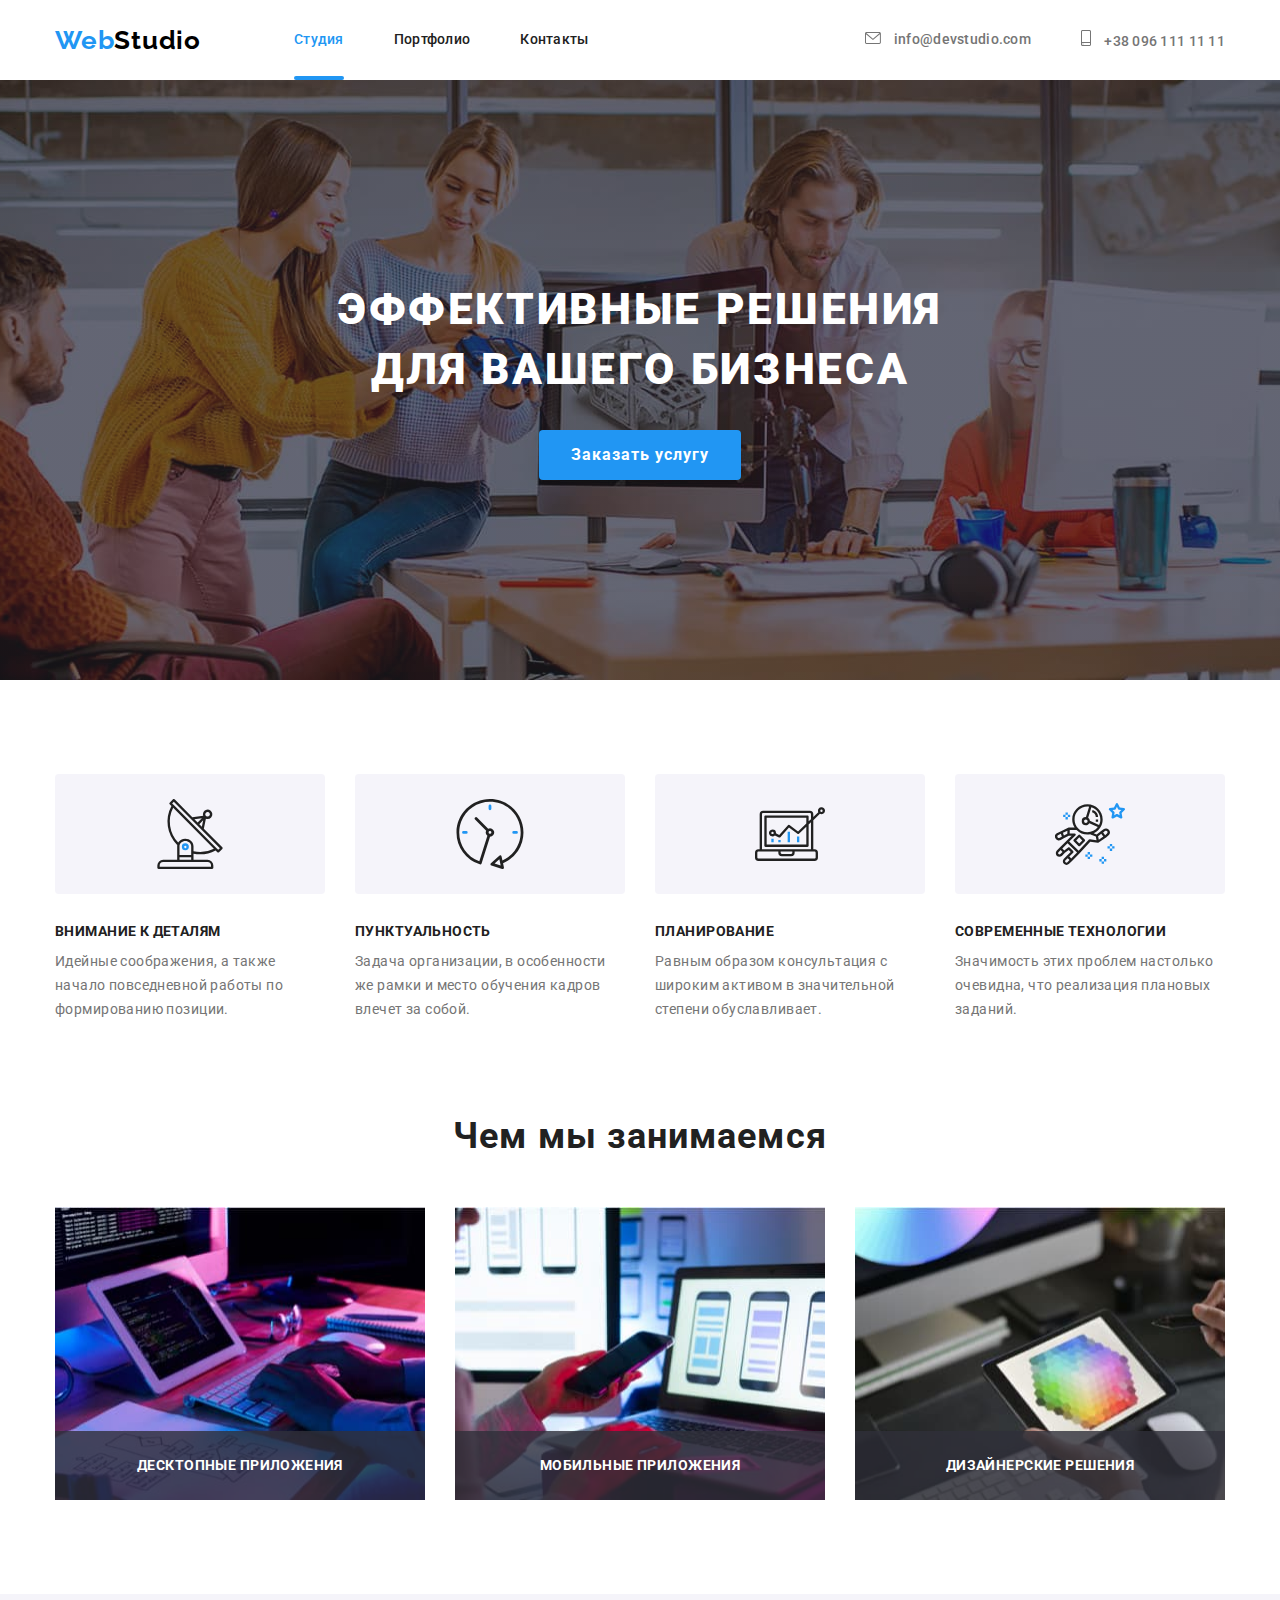
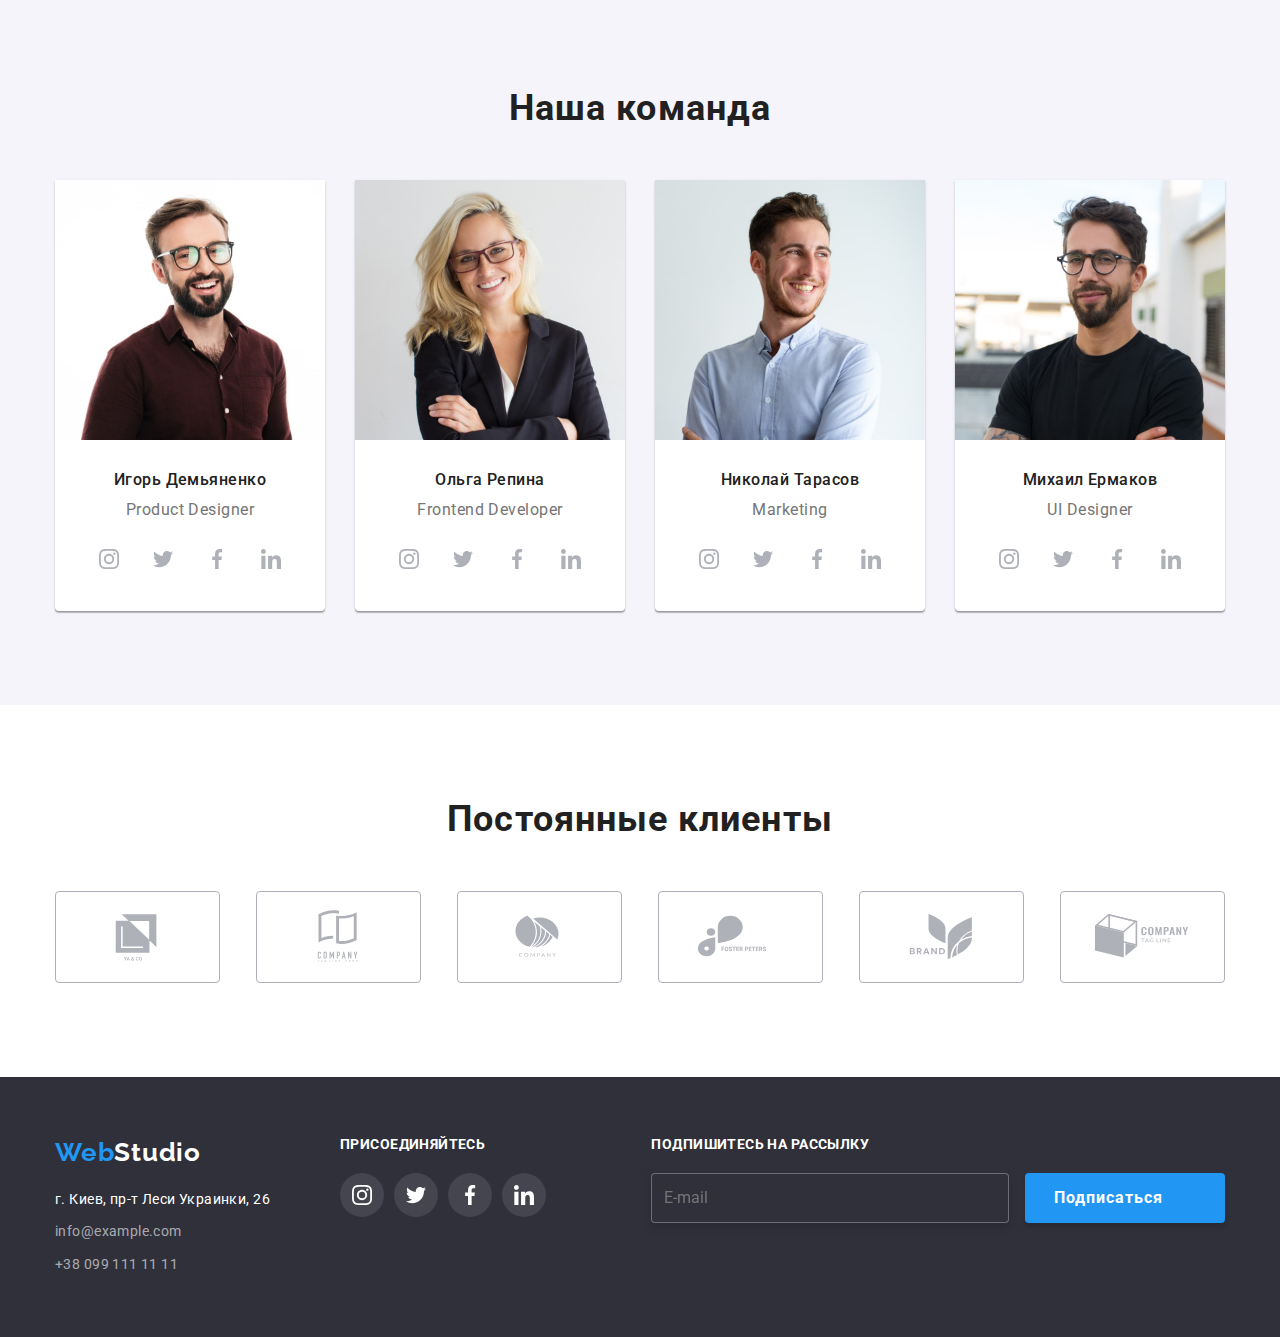
<file: index.html>
<!DOCTYPE html>
<html lang="ru">
<head>
    <meta charset="UTF-8">
    <meta http-equiv="X-UA-Compatible" content="IE=edge">
    <meta name="viewport" content="width=device-width, initial-scale=1.0">
    <title>Главная</title>
    <link rel="preconnect" href="https://fonts.gstatic.com">
    <link href="https://fonts.googleapis.com/css2?family=Raleway:wght@700&family=Roboto:wght@400;500;700;900&display=swap"
        rel="stylesheet">
    <link rel="stylesheet" href="https://cdnjs.cloudflare.com/ajax/libs/modern-normalize/1.0.0/modern-normalize.min.css">
    <link rel="stylesheet" href="css/styles.css">
</head>
<body class="page">

    <!------------------------------HEADER--------------------------------------------->

    <header>
        <div class="container main-header">
           <nav class="main-header">
               <a href="index.html" class="logo-header">
                   <span class="web">Web</span>Studio
               </a>

                <ul class="site-nav">
                        <li class="site-nav__item">
                            <a href="index.html" class="site-nav__links">Студия</a></li>
                   <li class="site-nav__item"><a href="portfolio.html" class="site-nav__link">Портфолио</a></li>
                   <li class="site-nav__item"><a href="" class="site-nav__link">Контакты</a></li>
                </ul>
            </nav>
           <ul class="site-contact">
               <li class="site-contact__item">
                   <a href="info@devstudio.com" class="site-contact__link"> 
                       <svg class="site-contact__icon" width="16" height="12">
                           <use href='./imges/sprite.svg#icon-envelope'></use>
                        </svg>
                        info@devstudio.com</a>
                </li>
               <li class="site-contact__item">
                    <a href="+380961111111" class="site-contact__link">
                    <svg class="site-contact__icon" width="10" height="16">
                        <use href='./imges/sprite.svg#icon-smartphone'></use>
                    </svg>
                    +38 096 111 11 11</a>
                </li>
           </ul>
        </div>
    </header>

    <!-- Герой -->

<main>

    <section class="hero">
        <h1 class="hero-title">Эффективные решения <br/>для вашего бизнеса</h1>
        <button type="button" data-modal-open class="hero-button">Заказать услугу</button>
    </section>
    
    <!-- Особенности -->

    <section class="features-section">
        <div class="container">
            <ul class="features-list">
                <li class="features-list__item">
                    <h3 class="features-list__title">Внимание к деталям</h3>
                    <p class="features-list__text">Идейные соображения, а также начало повседневной работы по формированию позиции.</p>
                </li>

                <li class="features-list__item">
                    <h3 class="features-list__title">Пунктуальность</h3>
                    <p class="features-list__text">Задача организации, в особенности же рамки и место обучения кадров влечет за собой.</p>
                </li>

                <li class="features-list__item">
                    <h3 class="features-list__title">Планирование</h3>
                    <p class="features-list__text">Равным образом консультация с широким активом в значительной степени обуславливает.</p>
                </li>

                <li class="features-list__item">
                    <h3 class="features-list__title">Современные технологии</h3>
                    <p class="features-list__text">Значимость этих проблем настолько очевидна, что реализация плановых заданий.</p>
                </li>
            </ul>
        </div>
    </section>

    <!-- Чем мы занимаемся -->

    <section class="doing-section">
        <div class="container">
            <h2 class="doing-section__title">Чем мы занимаемся</h2>
            <ul class="doing-list">
                <li class="doing-list__item">
                    <img src="imges/disain1.jpg" alt="дизайн" width="370" height="293">
                    <p class="doing-list__overlay">Десктопные приложения</p>
                </li>
                <li class="doing-list__item">
                    <img src="imges/disain2.jpg" alt="дизайн" width="370" height="293">
                    <p class="doing-list__overlay">Мобильные приложения</p>
                </li>
                <li class="doing-list__item">
                    <img src="imges/disain3.jpg" alt="дизайн" width="370" height="293">
                    <p class="doing-list__overlay">Дизайнерские решения</p>
                </li>
            </ul>
        </div>
    </section>

    <!-- Наша команда -->

    <section class="ourteam-section">
        <div class="container">
            <h2 class="ourteam-section__title">Наша команда</h2>
            <ul class="ourteam-list">
                <li class="ourteam-list__item">
                    <article class="ourteam-card">
                        <div class="ourteam-thumb">
                            <img src="imges/Igor-Demyanenko.jpg" alt="Игорь Демьяненко" width="270" height="260">
                        </div>
                        <div class="ourteam-card__content">
                            <h3 class="ourteam-list__title">Игорь Демьяненко</h3>
                            <p class="ourteam-list__text" lang="en">Product Designer</p>
                            <ul class="ourteam-social__list">
                                <li class="ourteam-social__item">
                                    <a href="" class="ourteam-social__link">
                                        <svg class="ourteam-social__icon">
                                            <use href="./imges/sprite.svg#icon-instagram"></use>
                                        </svg>
                                    </a>
                                </li>
                                <li class="ourteam-social__item">
                                    <a href="" class="ourteam-social__link">
                                        <svg class="ourteam-social__icon">
                                            <use href="./imges/sprite.svg#icon-twitter"></use>
                                        </svg>
                                    </a>
                                </li>
                                <li class="ourteam-social__item">
                                    <a href="" class="ourteam-social__link">
                                        <svg class="ourteam-social__icon">
                                            <use href="./imges/sprite.svg#icon-facebook"></use>
                                        </svg>
                                    </a>
                                </li>
                                <li class="ourteam-social__item">
                                    <a href="" class="ourteam-social__link">
                                        <svg class="ourteam-social__icon">
                                            <use href="./imges/sprite.svg#icon-linkedin"></use>
                                        </svg>
                                    </a>
                                </li>
                            </ul>
                        </div>
                    </article>
                </li>
                <li class="ourteam-list__item">
                    <article class="ourteam-card">
                        <div class="ourteam-thumb">
                            <img src="imges/Olga-Repina.jpg" alt="Ольга Репина" width="270" height="260">
                        </div>
                        <div class="ourteam-card__content">
                            <h3 class="ourteam-list__title">Ольга Репина</h3>
                            <p class="ourteam-list__text" lang="en">Frontend Developer</p>
                            <ul class="ourteam-social__list">
                                <li class="ourteam-social__item">
                                    <a href="" class="ourteam-social__link">
                                        <svg class="ourteam-social__icon">
                                            <use href="./imges/sprite.svg#icon-instagram"></use>
                                        </svg>
                                    </a>
                                </li>
                                <li class="ourteam-social__item">
                                    <a href="" class="ourteam-social__link">
                                        <svg class="ourteam-social__icon">
                                            <use href="./imges/sprite.svg#icon-twitter"></use>
                                        </svg>
                                    </a>
                                </li>
                                <li class="ourteam-social__item">
                                    <a href="" class="ourteam-social__link">
                                        <svg class="ourteam-social__icon">
                                            <use href="./imges/sprite.svg#icon-facebook"></use>
                                        </svg>
                                    </a>
                                </li>
                                <li class="ourteam-social__item">
                                    <a href="" class="ourteam-social__link">
                                        <svg class="ourteam-social__icon">
                                            <use href="./imges/sprite.svg#icon-linkedin"></use>
                                        </svg>
                                    </a>
                                </li>
                            </ul>
                        </div>
                    </article>
                </li>
                <li class="ourteam-list__item">
                    <article class="ourteam-card">
                        <div class="ourteam-thumb">
                            <img src="imges/Nikolai-Tarasov.jpg" alt="Николай Тарасов" width="270" height="260">
                        </div>
                        <div class="ourteam-card__content">
                            <h3 class="ourteam-list__title">Николай Тарасов</h3>
                            <p class="ourteam-list__text" lang="en">Marketing</p>
                            <ul class="ourteam-social__list">
                                <li class="ourteam-social__item">
                                    <a href="" class="ourteam-social__link">
                                        <svg class="ourteam-social__icon">
                                            <use href="./imges/sprite.svg#icon-instagram"></use>
                                        </svg>
                                    </a>
                                </li>
                                <li class="ourteam-social__item">
                                    <a href="" class="ourteam-social__link">
                                        <svg class="ourteam-social__icon">
                                            <use href="./imges/sprite.svg#icon-twitter"></use>
                                        </svg>
                                    </a>
                                </li>
                                <li class="ourteam-social__item">
                                    <a href="" class="ourteam-social__link">
                                        <svg class="ourteam-social__icon">
                                            <use href="./imges/sprite.svg#icon-facebook"></use>
                                        </svg>
                                    </a>
                                </li>
                                <li class="ourteam-social__item">
                                    <a href="" class="ourteam-social__link">
                                        <svg class="ourteam-social__icon">
                                            <use href="./imges/sprite.svg#icon-linkedin"></use>
                                        </svg>
                                    </a>
                                </li>
                            </ul>
                        </div>
                    </article>
                </li>
                <li class="ourteam-list__item">
                    <article class="ourteam-card">
                        <div class="ourteam-thumb">
                            <img src="imges/Mihail-Ermakov.jpg" alt="Михаил Ермаков" width="270" height="260">
                        </div>
                        <div class="ourteam-card__content">
                            <h3 class="ourteam-list__title">Михаил Ермаков</h3>
                            <p class="ourteam-list__text" lang="en">UI Designer</p>
                            <ul class="ourteam-social__list">
                                <li class="ourteam-social__item">
                                    <a href="" class="ourteam-social__link">
                                        <svg class="ourteam-social__icon">
                                            <use href="./imges/sprite.svg#icon-instagram"></use>
                                        </svg>
                                    </a>
                                </li>
                                <li class="ourteam-social__item">
                                    <a href="" class="ourteam-social__link">
                                        <svg class="ourteam-social__icon">
                                            <use href="./imges/sprite.svg#icon-twitter"></use>
                                        </svg>
                                    </a>
                                </li>
                                <li class="ourteam-social__item">
                                    <a href="" class="ourteam-social__link">
                                        <svg class="ourteam-social__icon">
                                            <use href="./imges/sprite.svg#icon-facebook"></use>
                                        </svg>
                                    </a>
                                </li>
                                <li class="ourteam-social__item">
                                    <a href="" class="ourteam-social__link">
                                        <svg class="ourteam-social__icon">
                                            <use href="./imges/sprite.svg#icon-linkedin"></use>
                                        </svg>
                                    </a>
                                </li>
                            </ul>
                        </div>
                    </article>
                </li>
                            </ul>
                        </div>
                    </article>
                </li>
            </ul>
        </div>
    </section>

<!-- Постоянные клиенты -->

    <section class="clients-section">
        <div class="container">
            <h2 class="clients-section__title">Постоянные клиенты</h2>
            <ul class="clients-list">
                <li class="clients-list__item">
                    <a class="clients-list__link" href="">
                        <svg class="clients-list__icon" width="106" height="60">
                            <use href='./imges/sprite.svg#icon-Logo1'></use>
                        </svg>
                    </a>
                </li>
                <li class="clients-list__item">
                    <a class="clients-list__link" href="">
                        <svg class="clients-list__icon" width="106" height="60">
                            <use href='./imges/sprite.svg#icon-Logo2'></use>
                        </svg>
                    </a>
                </li>
                <li class="clients-list__item">
                    <a class="clients-list__link" href="">
                        <svg class="clients-list__icon" width="106" height="60">
                            <use href='./imges/sprite.svg#icon-Logo3'></use>
                        </svg>
                    </a>
                </li>
                <li class="clients-list__item">
                    <a class="clients-list__link" href="">
                        <svg class="clients-list__icon" width="106" height="60">
                            <use href='./imges/sprite.svg#icon-Logo4'></use>
                        </svg>
                    </a>
                </li>
                <li class="clients-list__item">
                    <a class="clients-list__link" href="">
                        <svg class="clients-list__icon" width="106" height="60">
                            <use href='./imges/sprite.svg#icon-Logo5'></use>
                        </svg>
                    </a>
                </li>
                <li class="clients-list__item">
                    <a class="clients-list__link" href="">
                        <svg class="clients-list__icon" width="106" height="60">
                            <use href='./imges/sprite.svg#icon-Logo6'></use>
                        </svg>
                    </a>
                </li>
            </ul>
        </div>
    </section>
</main>

    <!-- Подвал -->

    <footer class="footer">
        <div class="container footer-container">
            <div>
                <a href="index.html" class="logo-footer">
                    <span class="web">Web</span>Studio
                </a>
                <address class="footer-address">
                        г. Киев, пр-т Леси Украинки, 26
                </address>
                <address class="footer-contact">
                        <a href="info@example.com" class="footer-contact__email">info@example.com</a>
                        <a href="+380991111111" class="footer-contact__tel">+38 099 111 11 11</a>
                </address> 
            </div>
            <div class="footer-social">
                <h2 class="footer-social__title">Присоединяйтесь</h2> 
                 <ul class="footer-social__list">
                    <li class="footer-social__item">
                        <a href="" class="footer-social__link">
                            <svg class="footer-social__icon">
                                <use href="./imges/sprite.svg#icon-instagram"></use>
                            </svg>
                        </a>
                    </li>
                    <li class="footer-social__item">
                        <a href="" class="footer-social__link">
                            <svg class="footer-social__icon">
                                <use href="./imges/sprite.svg#icon-twitter"></use>
                            </svg>
                        </a>
                    </li>
                    <li class="footer-social__item">
                        <a href="" class="footer-social__link">
                            <svg class="footer-social__icon">
                                <use href="./imges/sprite.svg#icon-facebook"></use>
                            </svg>
                        </a>
                    </li>
                    <li class="footer-social__item">
                        <a href="" class="footer-social__link">
                            <svg class="footer-social__icon">
                                <use href="./imges/sprite.svg#icon-linkedin"></use>
                            </svg>
                        </a>
                    </li>
                </ul>
            </div>

<!-- Модальное окно подвал -->

            <div class="footer-modal">
                <form action="#" class="footer-modal-form">
                    <p class="footer-modal-form-head">Подпишитесь на рассылку</p>
                    <input type="text" name="user-name" class="footer-modal-form-input" placeholder="E-mail" required minlength="2">
                    <button type="submit" class="footer-modal-form-btr">Подписаться</button>
                </form>
            </div>
        </div>
        
    </footer>
<!-- Модальное окно -->
    <div class="backdrop is-hidden" data-modal>
        <div class="modal">
            <button type="button" class="modal-close-btn" data-modal-close>
                <svg  class="icon-button">
                    <use href="./imges/sprite.svg#icon-button"></use>
                </svg>
            </button>
            <form action="#" class="modal-form">
                <p class="modal-form-head">Оставьте свои данные, мы вам перезвоним</p>
                <label class="modal-form-field">
                    Имя
                    <span class="modal-form-input-wrapper">
                        <input type="text" name="user-name" class="modal-form-input" placeholder="Имя" required minlength="2">
                        <svg class="modal-form-icon">
                            <use href="./imges/sprite.svg#icon-person-black-modal"></use>
                        </svg>
                    </span>
                </label>
                <label class="modal-form-field">
                    Телефон
                    <span class="modal-form-input-wrapper">
                        <input type="tel" name="user-phone" class="modal-form-input" placeholder="066-666-66-66" pattern="[0-9]{3}-[0-9]{3}-[0-9]{2}-[0-9]{2}" title="066-666-66-66" required> 
                        <svg class="modal-form-icon">
                            <use href="./imges/sprite.svg#icon-phone-black-modal"></use>
                        </svg>
                    </span>
                </label>
                <label class="modal-form-field">
                    Почта
                    <span class="modal-form-input-wrapper">
                        <input type="email" name="user-email" class="modal-form-input" placeholder="Почта" required>
                        <svg class="modal-form-icon">
                            <use href="./imges/sprite.svg#icon-email-black-modal"></use>
                        </svg>
                    </span>
                </label>
                <label class="modal-form-field">
                    Комментарий
                    <textarea name="user-message" class="modal-form-message" placeholder="Введите текст"></textarea>
                </label>
                <input type="checkbox" name="user-policy" class="modal-form-check visually-hidden" id="user-policy" required>
                <label for="user-policy" class="modal-form-checkbox-desc">Соглашаюсь с рассылкой и принимаю <a href="" class="modal-form-checkbox-link">Условия договора</a></label>
                <button type="submit" class="modal-form-btn">Отправить</button>
            </form>
        </div>
    </div>

    <script src="./js/modal.js"></script>

</body>
</html>
</file>
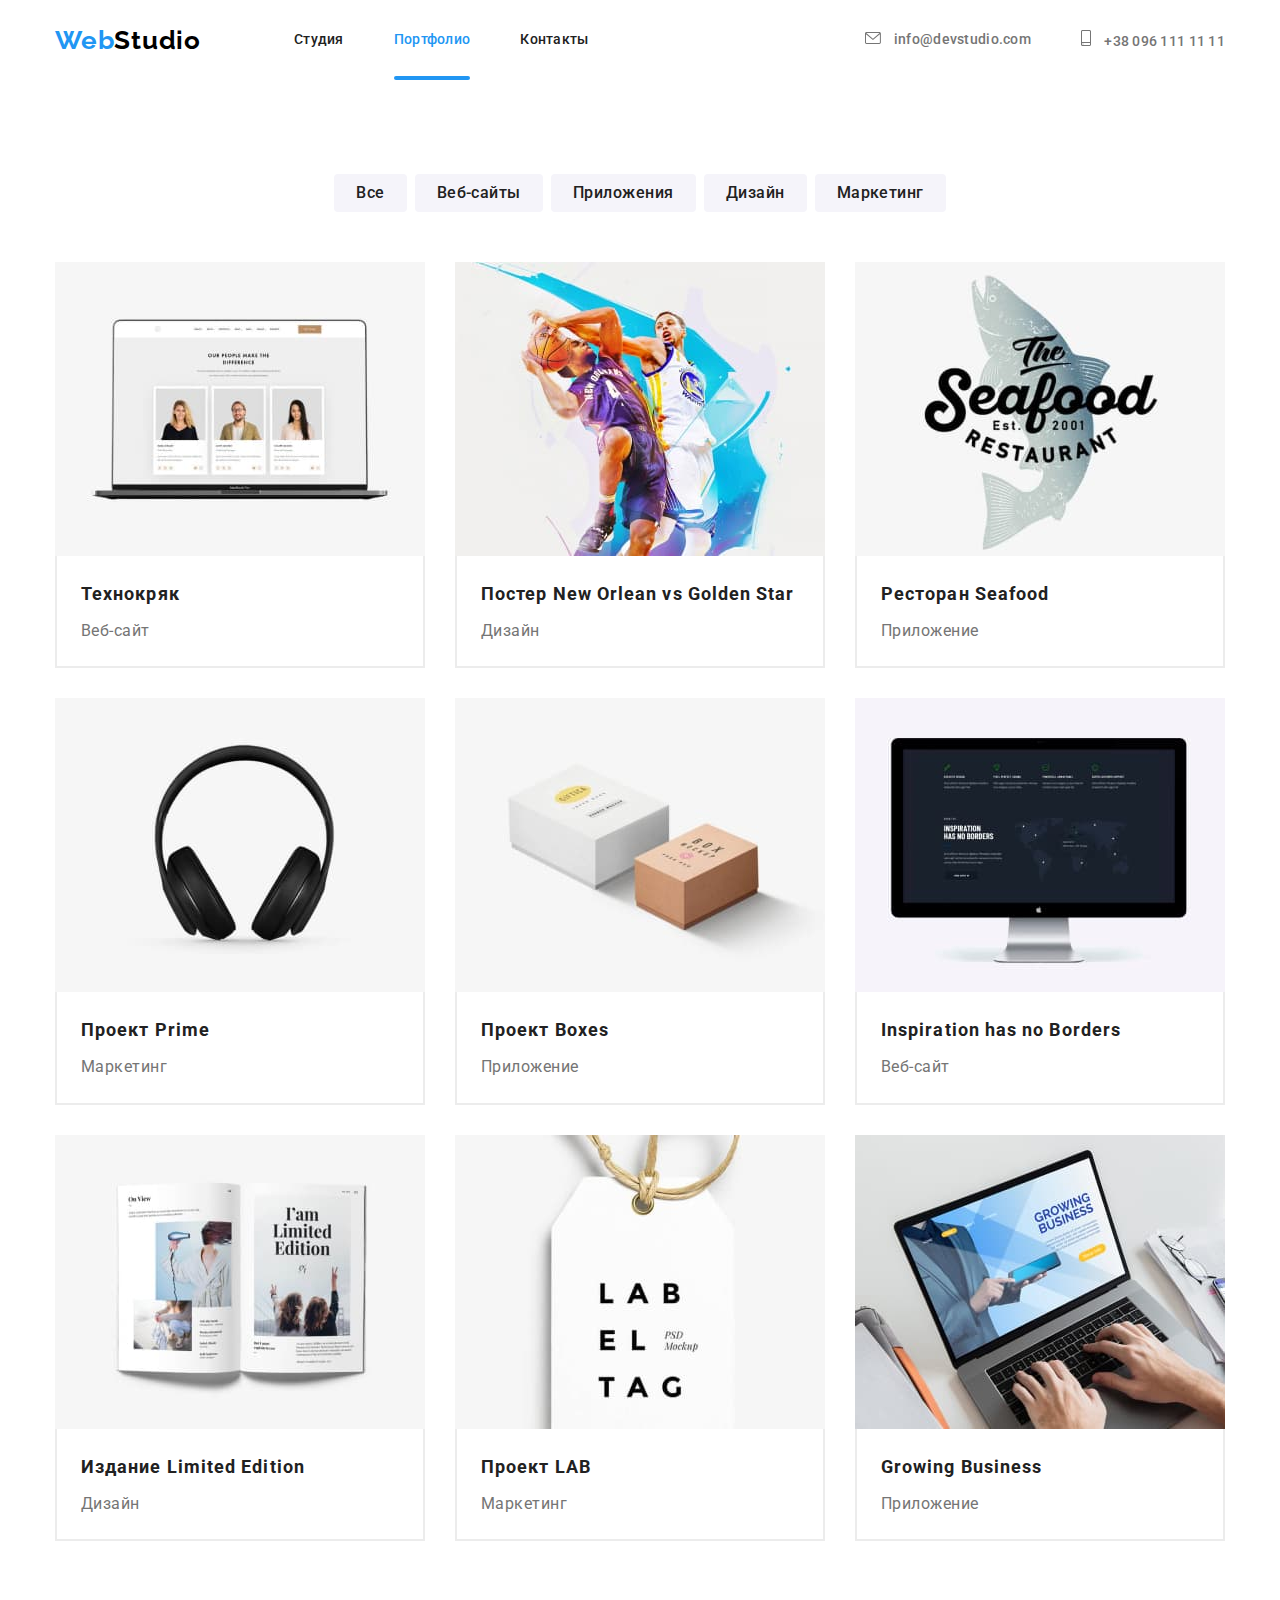
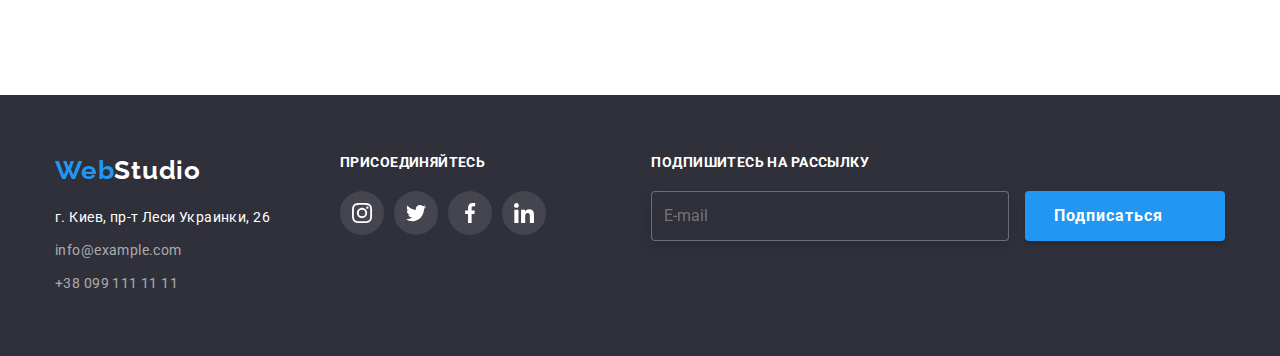
<file: portfolio.html>
<!DOCTYPE html>
<html lang="ru">

<head>
    <meta charset="UTF-8">
    <meta http-equiv="X-UA-Compatible" content="IE=edge">
    <meta name="viewport" content="width=device-width, initial-scale=1.0">
    <title>Портфолио</title>
    <link rel="preconnect" href="https://fonts.gstatic.com">
    <link
        href="https://fonts.googleapis.com/css2?family=Raleway:wght@700&family=Roboto:wght@400;500;700;900&display=swap"
        rel="stylesheet">
    <link rel="stylesheet" href="https://cdnjs.cloudflare.com/ajax/libs/modern-normalize/1.0.0/modern-normalize.min.css">
    <link rel="stylesheet" href="css/styles.css">
</head>

<body class="page">

    <!-- Шапка -->

<header>
    <div class="container main-header">
        <nav class="main-header">
            <a href="index.html" class="logo-header">
                <span class="web">Web</span>Studio
            </a>

            <ul class="site-nav">
                <li class="site-nav__item">
                    <a href="index.html" class="site-nav__link">Студия</a>
                </li>
                <li class="site-nav__item"><a href="portfolio.html" class="site-nav__links">Портфолио</a></li>
                <li class="site-nav__item"><a href="" class="site-nav__link">Контакты</a></li>
            </ul>
        </nav>
        <ul class="site-contact">
            <li class="site-contact__item">
                <a href="info@devstudio.com" class="site-contact__link">
                    <svg class="site-contact__icon" width="16" height="12">
                        <use href='./imges/sprite.svg#icon-envelope'></use>
                    </svg>
                    info@devstudio.com</a>
            </li>
            <li class="site-contact__item">
                <a href="+380961111111" class="site-contact__link">
                    <svg class="site-contact__icon" width="10" height="16">
                        <use href='./imges/sprite.svg#icon-smartphone'></use>
                    </svg>
                    +38 096 111 11 11</a>
            </li>
        </ul>
    </div>
</header>
    
 <main>

    <!-- Фильтры -->

    <section class="portfolio-section">
        <div class="container">
            <ul class="filter-list">
                <li class="filter-list__item"><button type="button" class="filter-list__btn">Все</button></li>
                <li class="filter-list__item"><button type="button" class="filter-list__btn">Веб-сайты</button></li>
                <li class="filter-list__item"><button type="button" class="filter-list__btn">Приложения</button></li>
                <li class="filter-list__item"><button type="button" class="filter-list__btn">Дизайн</button></li>
                <li class="filter-list__item"><button type="button" class="filter-list__btn">Маркетинг</button></li>
            </ul>

            <!-- Проекты -->

        
            <ul class="projects-list">
                <li class="projects-list__item">
                          <article class="card-portfolio">
                              <a class="card-portfolio__link" href="">
                            <div class="portfolio-thumb">
                                <img src="imges/portfolio1.jpg" alt="Веб-сайт" width="370" height="294">
                                <p class="portfolio-overlay">
                                    Технокряк это современная площадка распространения коронавируса. Компании используют эту платформу для цифрового
                                    шпионажа и атак на защищённые сервера конкурентов.
                                </p>
                            </div>
                            <div class="portfolio-content">
                                <h2 class="projects-list__title">Технокряк</h2>
                                <p class="projects-list__text">Веб-сайт</p>
                            </div>
                            </a>
                        </article>
                    
                </li>
                <li class="projects-list__item">
                        <article class="card-portfolio">
                            <a class="card-portfolio__link" href="">
                            <div class="portfolio-thumb">
                                <img src="imges/portfolio2.jpg" alt="Дизайн" width="370" height="294">
                                <p class="portfolio-overlay">
                                    Технокряк это современная площадка распространения коронавируса. Компании используют эту платформу для цифрового
                                    шпионажа и атак на защищённые сервера конкурентов.
                                </p>
                            </div>
                            <div class="portfolio-content">
                                <h2 class="projects-list__title">Постер New Orlean vs Golden Star</h2>
                                <p class="projects-list__text">Дизайн</p>
                            </div>
                            </a>
                        </article>
            
                </li>
                <li class="projects-list__item">
                
                        <article class="card-portfolio">
                            <a class="card-portfolio__link" href="">
                            <div class="portfolio-thumb">
                                <img src="imges/portfolio3.jpg" alt="Приложение" width="370" height="294">
                                <p class="portfolio-overlay">
                                    Технокряк это современная площадка распространения коронавируса. Компании используют эту платформу для цифрового
                                    шпионажа и атак на защищённые сервера конкурентов.
                                </p>
                            </div>
                            <div class="portfolio-content">
                                <h2 class="projects-list__title">Ресторан Seafood</h2>
                                <p class="projects-list__text">Приложение</p>
                            </div>
                            </a>
                        </article>
            
                </li>
                <li class="projects-list__item">
                    
                        <article class="card-portfolio">
                            <a class="card-portfolio__link" href="">
                            <div class="portfolio-thumb">
                                <img src="imges/portfolio4.jpg" alt="Маркетинг" width="370" height="294">
                                <p class="portfolio-overlay">
                                    Технокряк это современная площадка распространения коронавируса. Компании используют эту платформу для цифрового
                                    шпионажа и атак на защищённые сервера конкурентов.
                                </p>
                            </div>
                            <div class="portfolio-content">
                                <h2 class="projects-list__title">Проект Prime</h2>
                                <p class="projects-list__text">Маркетинг</p>
                            </div>
                            </a>
                        </article>
                    
                </li>
                <li class="projects-list__item">
                    
                        <article class="card-portfolio">
                            <a class="card-portfolio__link" href="">
                            <div class="portfolio-thumb">
                                <img src="imges/portfolio5.jpg" alt="Приложение" width="370" height="294">
                                <p class="portfolio-overlay">
                                    Технокряк это современная площадка распространения коронавируса. Компании используют эту платформу для цифрового
                                    шпионажа и атак на защищённые сервера конкурентов.
                                </p>
                            </div>
                            <div class="portfolio-content">
                                <h2 class="projects-list__title">Проект Boxes</h2>
                                <p class="projects-list__text">Приложение</p>
                            </div>
                            </a>
                        </article>
                    
                </li>
                <li class="projects-list__item">
                    
                        <article class="card-portfolio">
                            <a class="card-portfolio__link" href="">
                            <div class="portfolio-thumb">
                                <img src="imges/portfolio6.jpg" alt="Веб-сайт" width="370" height="294">
                                <p class="portfolio-overlay">
                                    Технокряк это современная площадка распространения коронавируса. Компании используют эту платформу для цифрового
                                    шпионажа и атак на защищённые сервера конкурентов.
                                </p>
                            </div>
                            <div class="portfolio-content">
                                <h2 class="projects-list__title">Inspiration has no Borders</h2>
                                <p class="projects-list__text">Веб-сайт</p>
                            </div>
                            </a>
                        </article>
                    
                </li>
                <li class="projects-list__item">
                    
                        <article class="card-portfolio">
                            <a class="card-portfolio__link" href="">
                            <div class="portfolio-thumb">
                                <img src="imges/portfolio7.jpg" alt="Дизайн" width="370" height="294">
                                <p class="portfolio-overlay">
                                    Технокряк это современная площадка распространения коронавируса. Компании используют эту платформу для цифрового
                                    шпионажа и атак на защищённые сервера конкурентов.
                                </p>
                            </div>
                            <div class="portfolio-content">
                                <h2 class="projects-list__title">Издание Limited Edition</h2>
                                <p class="projects-list__text">Дизайн</p>
                            </div>
                            </a>
                        </article>
                    
                </li>
                <li class="projects-list__item">
                    
                        <article class="card-portfolio">
                            <a class="card-portfolio__link" href="">
                            <div class="portfolio-thumb">
                                <img src="imges/portfolio8.jpg" alt="Маркетинг" width="370" height="294">
                                <p class="portfolio-overlay">
                                    Технокряк это современная площадка распространения коронавируса. Компании используют эту платформу для цифрового
                                    шпионажа и атак на защищённые сервера конкурентов.
                                </p>
                            </div>
                            <div class="portfolio-content">
                                <h2 class="projects-list__title">Проект LAB</h2>
                                <p class="projects-list__text">Маркетинг</p>
                            </div>
                            </a>
                        </article>
                    
                </li>
                <li class="projects-list__item">
                        <article class="card-portfolio">
                            <a class="card-portfolio__link" href="">
                            <div class="portfolio-thumb">
                                <img src="imges/portfolio9.jpg" alt="Приложение" width="370" height="294">
                                <p class="portfolio-overlay">
                                    Технокряк это современная площадка распространения коронавируса. Компании используют эту платформу для цифрового
                                    шпионажа и атак на защищённые сервера конкурентов.
                                </p>
                            </div>
                            <div class="portfolio-content">
                                <h2 class="projects-list__title">Growing Business</h2>
                                <p class="projects-list__text">Приложение</p>
                            </div>
                            </a>
                        </article>
                    
                </li>
            </ul>
        </div>
    </section>
 </main>   

    <!-- Подвал -->

    <footer class="footer">
        <div class="container footer-container">
            <div>
                <a href="index.html" class="logo-footer">
                    <span class="web">Web</span>Studio
                </a>
                <address class="footer-address">
                    г. Киев, пр-т Леси Украинки, 26
                </address>
                <address class="footer-contact">
                    <a href="info@example.com" class="footer-contact__email">info@example.com</a>
                    <a href="+380991111111" class="footer-contact__tel">+38 099 111 11 11</a>
                </address>
            </div>
            <div class="footer-social">
                <h2 class="footer-social__title">Присоединяйтесь</h2>
                <ul class="footer-social__list">
                    <li class="footer-social__item">
                        <a href="" class="footer-social__link">
                            <svg class="footer-social__icon">
                                <use href="./imges/sprite.svg#icon-instagram"></use>
                            </svg>
                        </a>
                    </li>
                    <li class="footer-social__item">
                        <a href="" class="footer-social__link">
                            <svg class="footer-social__icon">
                                <use href="./imges/sprite.svg#icon-twitter"></use>
                            </svg>
                        </a>
                    </li>
                    <li class="footer-social__item">
                        <a href="" class="footer-social__link">
                            <svg class="footer-social__icon">
                                <use href="./imges/sprite.svg#icon-facebook"></use>
                            </svg>
                        </a>
                    </li>
                    <li class="footer-social__item">
                        <a href="" class="footer-social__link">
                            <svg class="footer-social__icon">
                                <use href="./imges/sprite.svg#icon-linkedin"></use>
                            </svg>
                        </a>
                    </li>
                </ul>
            </div>

<!-- Модальное окно подвал -->

            <div class="footer-modal">
                <form action="#" class="footer-modal-form">
                    <p class="footer-modal-form-head">Подпишитесь на рассылку</p>
                    <input type="text" name="user-name" class="footer-modal-form-input" placeholder="E-mail" required
                        minlength="2">
                    <button type="submit" class="footer-modal-form-btr">Подписаться</button>
                </form>
            </div>
        </div>
    
    </footer>

</body>
</html>
</file>
<file: css/styles.css>
/* Шрифты 
Roboto 500, 900, 700, 400, Raleway 700*/

/* Ширина сетки 1170 */

.page {
  background-color: #ffffff;
  color: #212121;
  font-family: Roboto, sans-serif;
}

.container {
  margin-left: auto;
  margin-right: auto;
  padding-left: 15px;
  padding-right: 15px;
  width: 1200px;
}

img {
  display: block;
  max-width: 100%;
}

h1,
h2,
h3,
h4,
h5,
h6,
p {
  margin-top: 0;
  margin-bottom: 0;
}

ul,
ol {
  margin-top: 0;
  margin-bottom: 0;
  padding-left: 0;
  list-style: none;
}

.visually-hidden {
  position: absolute !important;
  clip: rect(1px 1px 1px 1px);
  clip: rect(1px, 1px, 1px, 1px);
  padding: 0 !important;
  border: 0 !important;
  height: 1px !important;
  width: 1px !important;
  overflow: hidden;
}

/*------------HEADER------------- */

.main-header {
  display: flex;
  align-items: center;
}

.logo-header {
  color: #000000;
  text-decoration: none;
  font-family: Raleway;
  font-style: normal;
  font-weight: 700;
  font-size: 26px;
  line-height: 1.19;
  letter-spacing: 0.03em;
}

.web {
  color: #2196f3;
}

.site-nav {
  display: flex;
  padding: 0;
  margin-left: 93px;
  margin-top: 0;
  margin-bottom: 0;
}

.site-nav__item {
  position: relative;
  margin-right: 50px;
}

.site-nav__item:last-child {
  margin-right: 0;
}

.site-nav__link {
  display: block;
  padding-top: 32px;
  padding-bottom: 32px;
  text-decoration: none;
  color: #212121;
  font-weight: 500;
  font-size: 14px;
  line-height: 1.14;
  letter-spacing: 0.02em;
  transition: color 250ms linear;
}

.site-nav__links {
  display: block;
  padding-top: 32px;
  padding-bottom: 32px;
  text-decoration: none;
  color: #2196f3;
  font-weight: 500;
  font-size: 14px;
  line-height: 1.14;
  letter-spacing: 0.02em;
  transition: color 250ms linear;
}

.site-nav__links::after {
  position: absolute;
  bottom: 0;
  left: 0;
  display: block;
  content: '';
  width: 100%;
  height: 4px;
  background-color: #2196f3;
  border-radius: 2px;
}

.site-nav__link:hover,
.site-nav__link:focus {
  color: #2196f3;
}

.site-contact {
  display: flex;
  padding: 0;
  margin-left: auto;
}

.site-contact__link {
  color: #757575;
  text-decoration: none;
  font-weight: 500;
  font-size: 14px;
  line-height: 1.14;
  letter-spacing: 0.02em;
  transition: color 250ms linear;
}

.site-contact__icon {
  fill: currentColor;
  margin-right: 10px;
}

.site-contact__item + .site-contact__item {
  margin-left: 50px;
}

.site-contact__link:hover,
.site-contact__link:focus {
  color: #2196f3;
}

.site-contact__link:hover .site-contact__icon,
.site-contact__link:focus .site-contact__icon {
  fill: #2196f3;
  color: #2196f3;
}

/* Герой */

.hero {
  background-size: cover;
  background-position: center;
  background-repeat: no-repeat;
  background-color: #c4c4c4;
  text-align: center;
  padding-top: 200px;
  padding-bottom: 200px;
  max-width: 1600px;
  height: 600px;
  margin-left: auto;
  margin-right: auto;
  background-image: linear-gradient(to right, rgba(47, 48, 58, 0.4), rgba(47, 48, 58, 0.4)),
    url(../imges/header-fon.jpg);
}

.hero-title {
  margin-top: 0;
  margin-bottom: 30px;
  color: #ffffff;
  font-weight: 900;
  font-size: 44px;
  line-height: 1.36;
  letter-spacing: 0.06em;
  text-transform: uppercase;
}

.hero-button {
  font-family: inherit;
  color: #ffffff;
  background-color: #2196f3;
  font-weight: 700;
  font-size: 16px;
  line-height: 1.87;
  align-items: center;
  text-align: center;
  letter-spacing: 0.06em;
  padding: 10px 32px 10px 32px;
  box-shadow: 0px 4px 4px rgba(0, 0, 0, 0.15);
  border-radius: 4px;
  border: 0;
  cursor: pointer;
  transition: background-color 250ms linear;
}

.hero-button:hover,
.hero-button:focus {
  background-color: #188ce8;
}

/* Особенности */

.features-section {
  padding-top: 94px;
  padding-bottom: 94px;
}

.features-list {
  margin-top: 0;
  margin-bottom: 0;
  padding-left: 0;
  display: flex;
}

.features-list__item {
  flex-basis: calc(100% / 4);
  margin-right: 30px;
}

.features-list__item::before {
  background-position: center;
  display: block;
  margin-bottom: 30px;
  content: '';
  height: 120px;
  background-color: #f5f4fa;
  border-radius: 4px;
  background-repeat: no-repeat;
}

.features-list__item:nth-child(1)::before {
  background-image: url(../imges/antenna.svg);
}

.features-list__item:nth-child(2)::before {
  background-image: url(../imges/clock.svg);
}

.features-list__item:nth-child(3)::before {
  background-image: url(../imges/diagram.svg);
}

.features-list__item:nth-child(4)::before {
  background-image: url(../imges/astronaut.svg);
}

.features-list__item:last-child {
  margin-right: 0;
}

.features-list__title {
  margin-top: 0;
  margin-bottom: 10px;
  font-weight: 700;
  font-size: 14px;
  line-height: 1.14;
  letter-spacing: 0.03em;
  text-transform: uppercase;
}

.features-list__text {
  margin-top: 0;
  margin-bottom: 0;
  color: #757575;
  font-weight: 400;
  font-size: 14px;
  line-height: 1.71;
  letter-spacing: 0.03em;
}

/* Чем мы занимаемся */

.doing-section {
  padding-bottom: 94px;
}

.doing-section__title {
  margin-top: 0;
  margin-bottom: 50px;
  font-weight: 700;
  font-size: 36px;
  line-height: 1.16;
  text-align: center;
  letter-spacing: 0.03em;
}

.doing-list {
  display: flex;
}

.doing-list__item {
  position: relative;
  margin-right: 30px;
}

.doing-list__item:last-child {
  margin-right: 0;
}

.doing-list__overlay {
  position: absolute;
  bottom: 0;
  left: 0;
  width: 100%;
  padding-top: 27px;
  padding-bottom: 27px;
  background-color: rgba(47, 48, 58, 0.8);
  font-weight: 700;
  font-size: 14px;
  line-height: 1.14;
  text-align: center;
  letter-spacing: 0.03em;
  text-transform: uppercase;
  color: #ffffff;
}

/* Наша команда */

.ourteam-list__item:not(:last-child) {
  margin-right: 30px;
}

.ourteam-section {
  background-color: #f5f4fa;
  padding-top: 94px;
  padding-bottom: 94px;
}

.ourteam-section__title {
  margin-top: 0;
  margin-bottom: 50px;
  font-weight: 700;
  font-size: 36px;
  line-height: 1.16;
  letter-spacing: 0.03em;
  text-align: center;
}

.ourteam-list {
  display: flex;
  margin-top: 0;
  margin-bottom: 0;
  padding-left: 0;
}

.ourteam-thumb {
  padding-bottom: 30px;
}

.ourteam-list__title {
  margin-bottom: 10px;
  margin-top: 0;
  font-weight: 500;
  font-size: 16px;
  line-height: 1.19;
  letter-spacing: 0.03em;
  text-align: center;
}

.ourteam-list__text {
  margin-top: 0;
  margin-bottom: 0;
  color: #757575;
  font-weight: 400;
  font-size: 16px;
  line-height: 1.35;
  letter-spacing: 0.03em;
  text-align: center;
}

.ourteam-card__content {
  padding-bottom: 30px;
}

.ourteam-card {
  background: #ffffff;
  box-shadow: 0px 1px 3px rgba(0, 0, 0, 0.12), 0px 1px 1px rgba(0, 0, 0, 0.14),
    0px 2px 1px rgba(0, 0, 0, 0.2);
  border-radius: 0px 0px 4px 4px;
  overflow: hidden;
}

.ourteam-social__list {
  display: flex;
  justify-content: space-between;
  margin-top: 16px;
  margin-bottom: 0;
  margin-left: 32px;
  padding-left: 0;
  width: 206px;
}

.ourteam-social__link {
  display: flex;
  justify-content: center;
  align-items: center;
  width: 44px;
  height: 44px;
  border-radius: 50%;
  background-color: #ffffff;
  transition: background-color 250ms linear;
}

.ourteam-social__icon {
  width: 20px;
  height: 20px;
  fill: #afb1b8;
}

.ourteam-social__link:hover,
.ourteam-social__link:focus {
  background-color: #2196f3;
}

.ourteam-social__link:hover .ourteam-social__icon,
.ourteam-social__link:focus .ourteam-social__icon {
  fill: #ffffff;
}

/* Постоянные клиенты */
.clients-section__title {
  margin-top: 0;
  margin-bottom: 50px;
  font-weight: 700;
  font-size: 36px;
  line-height: 1.16;
  text-align: center;
  letter-spacing: 0.03em;
}

.clients-section {
  padding-top: 94px;
  padding-bottom: 94px;
}

.clients-list {
  display: flex;
  justify-content: space-between;
  margin-top: 0;
  margin-bottom: 0;
  padding-left: 0;
}

.clients-list__item {
  flex-basis: calc(100% / 6 - 30px);
}

.clients-list__link {
  display: flex;
  justify-content: center;
  align-items: center;
  width: 100%;
  height: 92px;
  border: 1px solid #afb1b8;
  border-radius: 4px;
  transition: color 250ms linear;
  transition: border-color 250ms linear;
}

.clients-list__icon {
  fill: #afb1b8;
  transition: fill 250ms linear;
}

.clients-list__link:hover .clients-list__icon,
.clients-list__link:focus .clients-list__icon {
  fill: #2196f3;
}

.clients-list__link:hover,
.clients-list__link:focus {
  border-color: #2196f3;
}

/* Подвал */

.footer {
  background-color: #2f303a;
  padding-top: 60px;
  padding-bottom: 60px;
}

.logo-footer {
  color: #ffffff;
  text-decoration: none;
  font-family: Raleway;
  font-weight: 700;
  font-size: 26px;
  line-height: 1.19;
  letter-spacing: 0.03em;
}

.footer-address {
  color: #ffffff;
  font-style: normal;
  font-weight: 400;
  font-size: 14px;
  line-height: 1.71;
  letter-spacing: 0.03em;
  margin-top: 20px;
  margin-bottom: 9px;
}

.footer-contact__tel {
  display: block;
  font-style: normal;
  font-weight: 400;
  font-size: 14px;
  line-height: 1.71;
  letter-spacing: 0.03em;
  color: rgba(255, 255, 255, 0.6);
  text-decoration: none;
}

.footer-contact__email {
  display: block;
  margin-bottom: 9px;
  font-style: normal;
  font-weight: 400;
  font-size: 14px;
  line-height: 1.71;
  letter-spacing: 0.03em;
  color: rgba(255, 255, 255, 0.6);
  text-decoration: none;
}

.footer-container {
  display: flex;
}

.footer-social {
  margin-left: 70px;
  width: 206px;
}

.footer-social__title {
  margin-bottom: 20px;
  font-family: Roboto;
  font-style: normal;
  font-weight: 700;
  font-size: 14px;
  line-height: 1.14;
  letter-spacing: 0.03em;
  text-transform: uppercase;
  color: #ffffff;
}

.footer-social__list {
  display: flex;
  justify-content: space-between;
  margin-top: 0;
  margin-bottom: 0;
  padding-left: 0;
}

.footer-social__link {
  display: flex;
  justify-content: center;
  align-items: center;
  width: 44px;
  height: 44px;
  border-radius: 50%;
  background-color: rgba(255, 255, 255, 0.1);
  transition: background-color 250ms linear;
}

.footer-social__icon {
  width: 20px;
  height: 20px;
  fill: #ffffff;
}

.footer-social__link:hover,
.footer-social__link:focus {
  background-color: #2196f3;
}

/* Портфолио */

/* Фильтры по карточкам */

.portfolio-section {
  padding-top: 94px;
  padding-bottom: 94px;
}

.filter-list {
  display: flex;
  align-items: center;
  justify-content: center;
  margin-top: 0;
  margin-bottom: 50px;
  padding-left: 0;
}

.filter-list__btn {
  padding: 6px 22px 6px 22px;
  font-family: Roboto;
  font-style: normal;
  font-weight: 500;
  font-size: 16px;
  line-height: 1.62;
  text-align: center;
  letter-spacing: 0.03em;
  background: #f5f4fa;
  border-radius: 4px;
  border: 0;
  color: #212121;
  cursor: pointer;
  transition: background-color 250ms linear, color 250ms linear;
}

.filter-list {
  display: flex;
  align-items: center;
  justify-content: center;
  margin-top: 0;
  margin-bottom: 50px;
  padding-left: 0;
}

.filter-list__btn:hover,
.filter-list__btn:focus {
  color: #ffffff;
  background-color: #2196f3;
  box-shadow: 0px 3px 1px rgba(0, 0, 0, 0.1), 0px 1px 2px rgba(0, 0, 0, 0.08),
    0px 2px 2px rgba(0, 0, 0, 0.12);
  border-radius: 4px;
}

.filter-list__item:not(:last-child) {
  margin-right: 8px;
}

/* Проекты */

.card-portfolio__link {
  color: #212121;
  text-decoration: none;
}

.portfolio-thumb {
  position: relative;
  overflow: hidden;
}

.portfolio-overlay {
  position: absolute;
  top: 0;
  left: 0;
  width: 100%;
  padding-top: 63px;
  padding-left: 24px;
  padding-bottom: 63px;
  padding-right: 24px;
  transform: translateY(100%);
  transition: transform 250ms linear;
  background: rgba(33, 150, 243, 0.9);
  font-weight: 400;
  font-size: 18px;
  line-height: 1.56;
  letter-spacing: 0.03em;
  color: #ffffff;
}

.card-portfolio:hover,
.card-portfolio:focus {
  box-shadow: 0px 1px 1px rgba(0, 0, 0, 0.12), 0px 4px 4px rgba(0, 0, 0, 0.06),
    1px 4px 6px rgba(0, 0, 0, 0.16);
  cursor: pointer;
}

.card-portfolio__link:hover .portfolio-overlay,
.card-portfolio__link:focus .portfolio-overlay {
  transform: translateY(0%);
}

.projects-list {
  display: flex;
  flex-wrap: wrap;
  margin-top: 0;
  margin-bottom: 0;
  padding-left: 0;
  margin-bottom: 30px;
  margin-right: -30px;
}

.projects-list__item {
  flex-basis: calc(100% / 3 - 30px);
  margin-right: 30px;
  margin-bottom: 30px;
}

.projects-list__title {
  margin-top: 0;
  margin-bottom: 4px;
  letter-spacing: 0.06em;
  font-style: normal;
  font-weight: 700;
  font-size: 18px;
  line-height: 2;
}

.projects-list__text {
  color: #757575;
  margin-top: 0;
  margin-bottom: 0;
  letter-spacing: 0.03em;
  font-style: normal;
  font-weight: 400;
  font-size: 16px;
  line-height: 1.9;
}

.portfolio-content {
  padding-top: 20px;
  padding-right: 24px;
  padding-bottom: 20px;
  padding-left: 24px;

  box-sizing: border-box;
  border: 2px solid #ececec;
  border-top: none;
}

/*-------BACKDROP------- */

.backdrop {
  position: fixed;
  top: 0;
  left: 0;
  z-index: 100;
  width: 100vw;
  height: 100vh;
  background-color: rgba(0, 0, 0, 0.2);
}

.modal {
  position: absolute;
  top: 50%;
  left: 50%;
  transform: translate(-50%, -50%);
  width: 528px;
  min-height: 581px;
  background: #ffffff;
  box-shadow: 0px 1px 3px rgba(0, 0, 0, 0.12), 0px 1px 1px rgba(0, 0, 0, 0.14),
    0px 2px 1px rgba(0, 0, 0, 0.2);
  border-radius: 4px;
  padding: 40px;
}

.modal-close-btn {
  display: flex;
  position: absolute;
  justify-content: center;
  align-items: center;
  border: none;
  top: 8px;
  right: 8px;
  width: 30px;
  height: 30px;
  padding: 0;
  border-radius: 50%;
  background: #ffffff;
  border: 1px solid rgba(0, 0, 0, 0.1);
  cursor: pointer;
}

.icon-button {
  width: 18px;
  height: 18px;
  transition: fill 250ms linear;
}

.icon-button:hover {
  fill: #2196f3;
}

.is-hidden {
  opacity: 0;
  visibility: hidden;
  pointer-events: none;
}

/* Модельная форма */

.modal-form {
  display: flex;
  flex-direction: column;
}

.modal-form-head {
  font-weight: 700;
  font-size: 20px;
  line-height: 1.15;
  text-align: center;
  letter-spacing: 0.03em;
  margin-bottom: 15px;
}

.modal-form-input {
  width: 100%;
  height: 40px;
  border: 1px solid rgba(33, 33, 33, 0.2);
  box-sizing: border-box;
  border-radius: 4px;
  padding-left: 42px;
  transition: border-color 250ms linear;
}

.modal-form-input:focus {
  outline: none;
  border-color: #2196f3;
}

.modal-form-input:focus + .modal-form-icon {
  fill: #2196f3;
}

.modal-form-field {
  font-weight: 400;
  font-size: 12px;
  line-height: 14px;
  letter-spacing: 0.01em;
  margin-bottom: 10px;

  color: #757575;
}

.modal-form-input-wrapper {
  display: block;
  position: relative;
  margin-top: 4px;
}

.modal-form-icon {
  position: absolute;
  top: 50%;
  left: 12px;
  transform: translateY(-50%);
  width: 18px;
  height: 18px;
  transition: fill 250ms linear;
}

.modal-form-message {
  width: 100%;
  height: 120px;
  resize: none;
  border: 1px solid rgba(33, 33, 33, 0.2);
  border-radius: 4px;
  margin-top: 4px;
  padding: 15px;
  transition: border-color 250ms linear;
}

.modal-form-message::placeholder {
  font-size: 14px;
  line-height: 1.14;
  letter-spacing: 0.01em;
  color: rgba(117, 117, 117, 0.5);
}

.modal-form-message:focus {
  outline: none;
  border-color: #2196f3;
}

.modal-form-checkbox-desc {
  font-weight: 400;
  font-size: 14px;
  margin-bottom: 30px;
}

.modal-form-checkbox-desc::before {
  display: inline-block;
  vertical-align: middle;
  content: '';
  width: 16px;
  height: 15px;
  border-radius: 2px;
  cursor: pointer;
  margin-right: 10px;
  border: 2px solid #212121;
}

.modal-form-check:checked + .modal-form-checkbox-desc::before {
  background-image: url(../imges/icon-check.svg);
  background-position: 50% 50%;
  border: none;
}

.modal-form-checkbox-link {
  color: #2196f3;
}

.modal-form-btn {
  margin-left: auto;
  margin-right: auto;
  font-family: inherit;
  color: #ffffff;
  background-color: #2196f3;
  font-weight: 700;
  font-size: 16px;
  line-height: 1.87;
  align-items: center;
  text-align: center;
  letter-spacing: 0.06em;
  padding: 10px 55px 10px 55px;
  background: #2196f3;
  box-shadow: 0px 4px 4px rgba(0, 0, 0, 0.15);
  border-radius: 4px;
  border: 0;
  cursor: pointer;
  transition: background-color 250ms linear;
}

.modal-form-btn:hover,
.modal-form-btn:focus {
  background-color: #188ce8;
  box-shadow: 0px 4px 4px rgba(0, 0, 0, 0.15);
}

/* Модальное окно подвал */

.footer-modal {
  margin-left: auto;
}

.footer-modal-form-input {
  width: 358px;
  height: 50px;
  border: 1px solid rgba(255, 255, 255, 0.3);
  box-sizing: border-box;
  filter: drop-shadow(0px 4px 4px rgba(0, 0, 0, 0.15));
  border-radius: 4px;
  padding-left: 12px;
  background-color: #2f303a;
}

.footer-modal-form-head {
  margin-bottom: 20px;
  font-family: Roboto;
  font-style: normal;
  font-weight: 700;
  font-size: 14px;
  line-height: 1.14;
  letter-spacing: 0.03em;
  text-transform: uppercase;
  color: #ffffff;
}

.footer-modal-form-btr {
  position: relative;
  background-image: url(../imges/icon-telegram.svg);
  background-repeat: no-repeat;
  background-position: 148px 50%;
  margin-left: 12px;
  margin-right: auto;
  font-family: inherit;
  color: #ffffff;
  background-color: #2196f3;
  font-weight: 700;
  font-size: 16px;
  line-height: 1.87;
  align-items: center;
  text-align: center;
  letter-spacing: 0.06em;
  padding: 10px 62px 10px 29px;
  background: #2196f3;
  box-shadow: 0px 4px 4px rgba(0, 0, 0, 0.15);
  border-radius: 4px;
  border: 0;
  cursor: pointer;
  transition: background-color 250ms linear;
}

.footer-modal-form-btr:hover,
.footer-modal-form-btr:focus {
  background-color: #188ce8;
}
</file>
